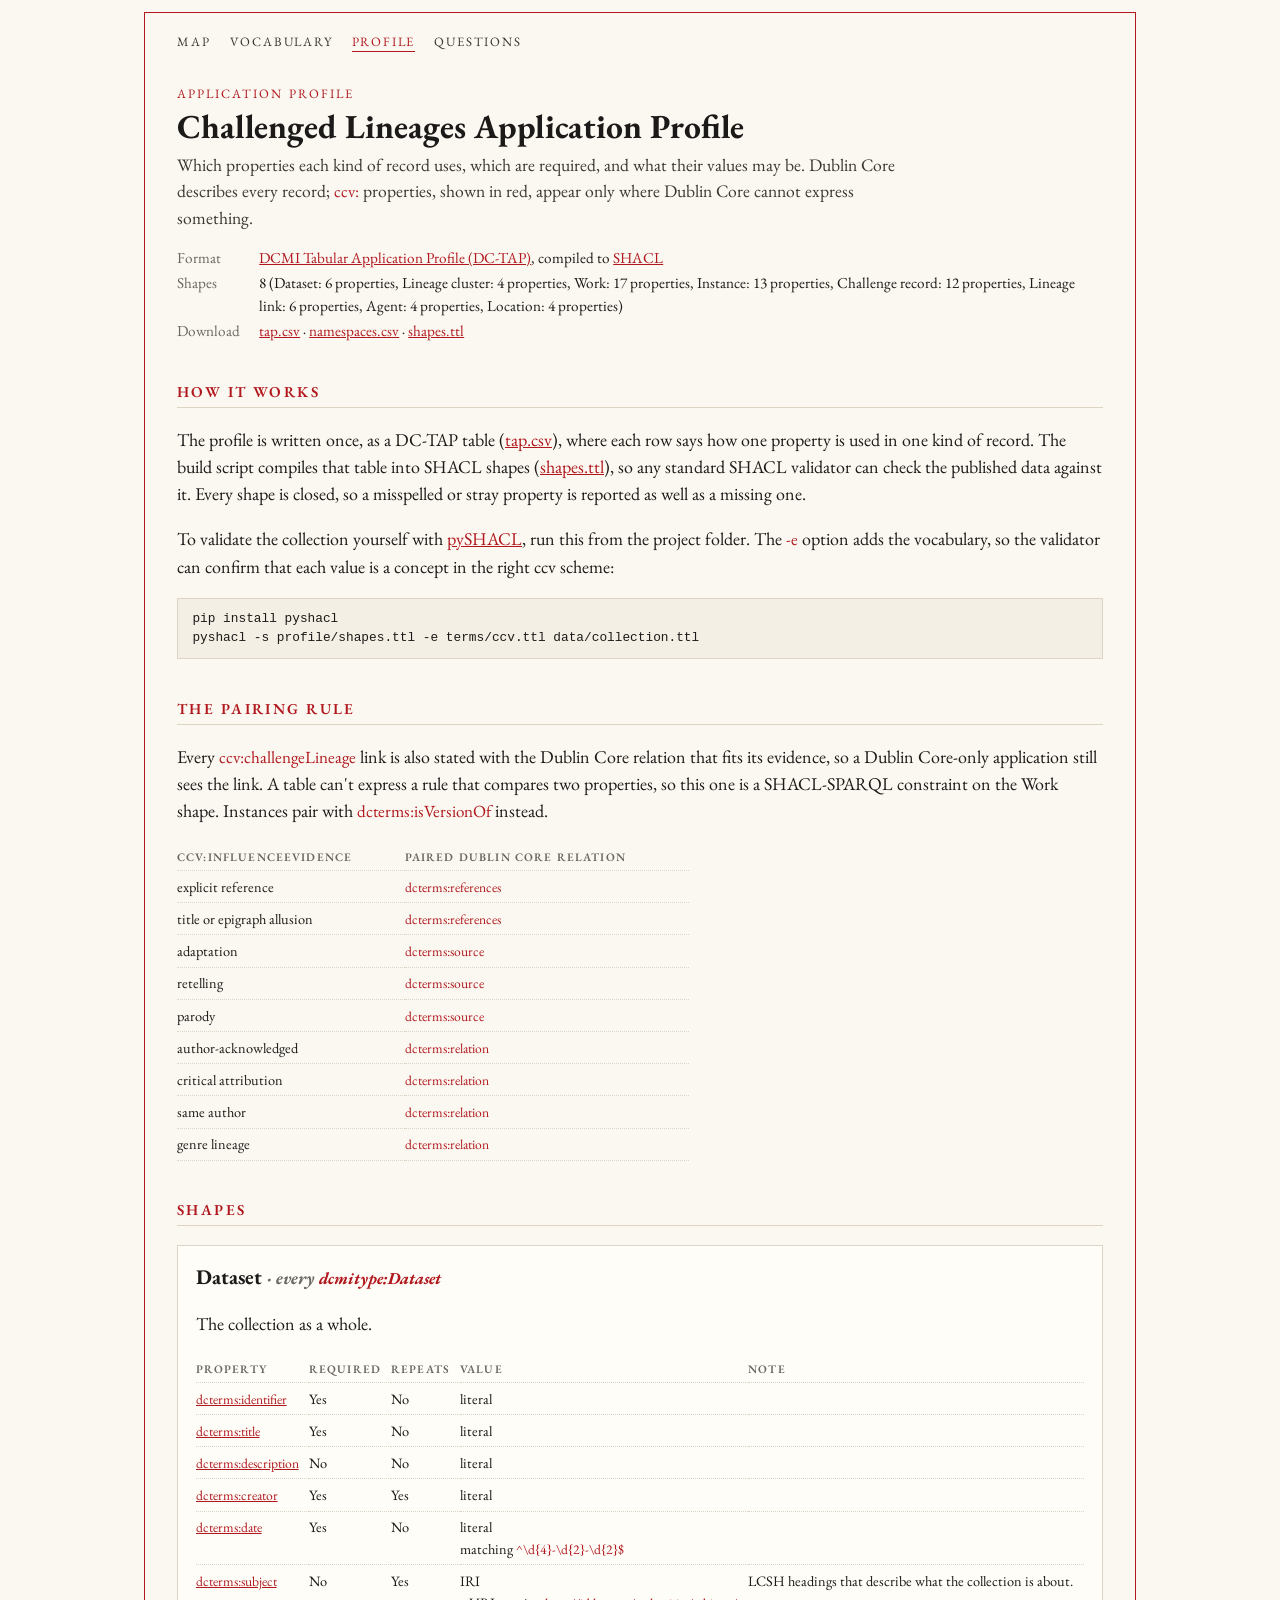
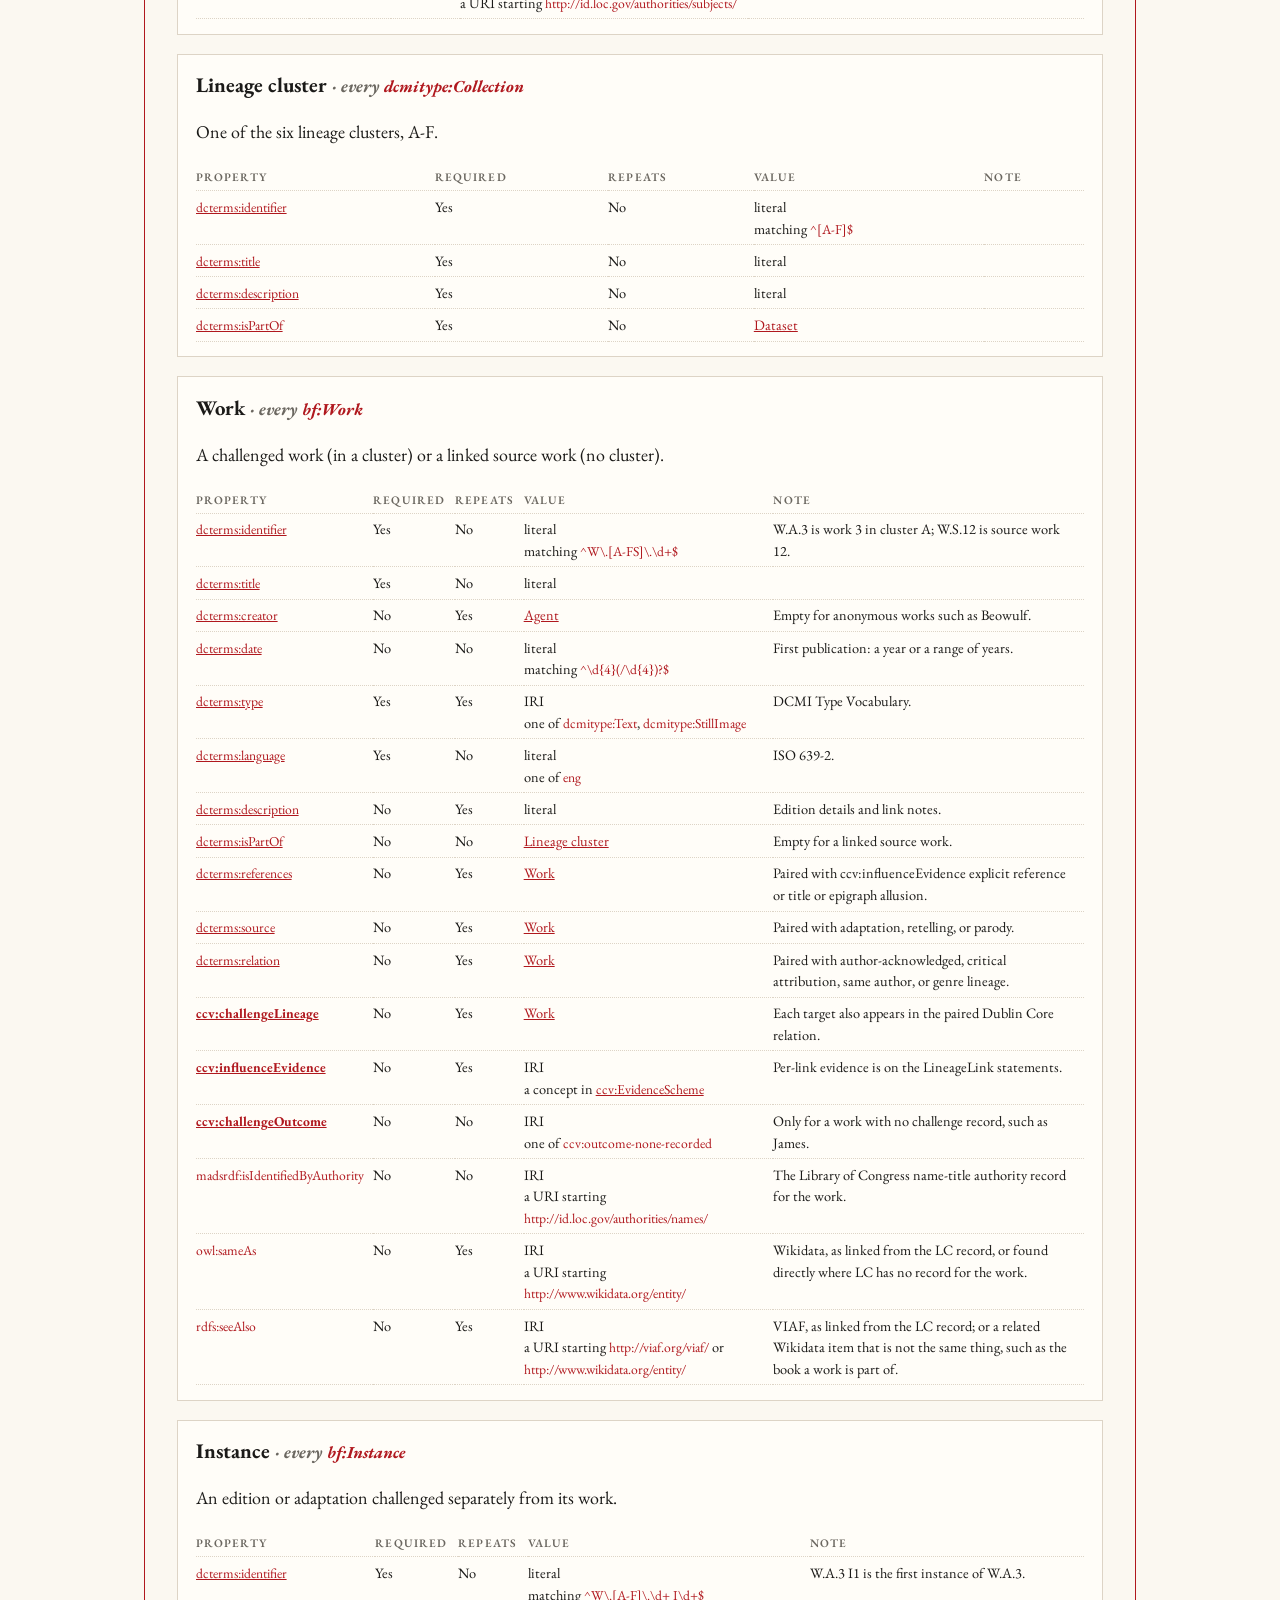
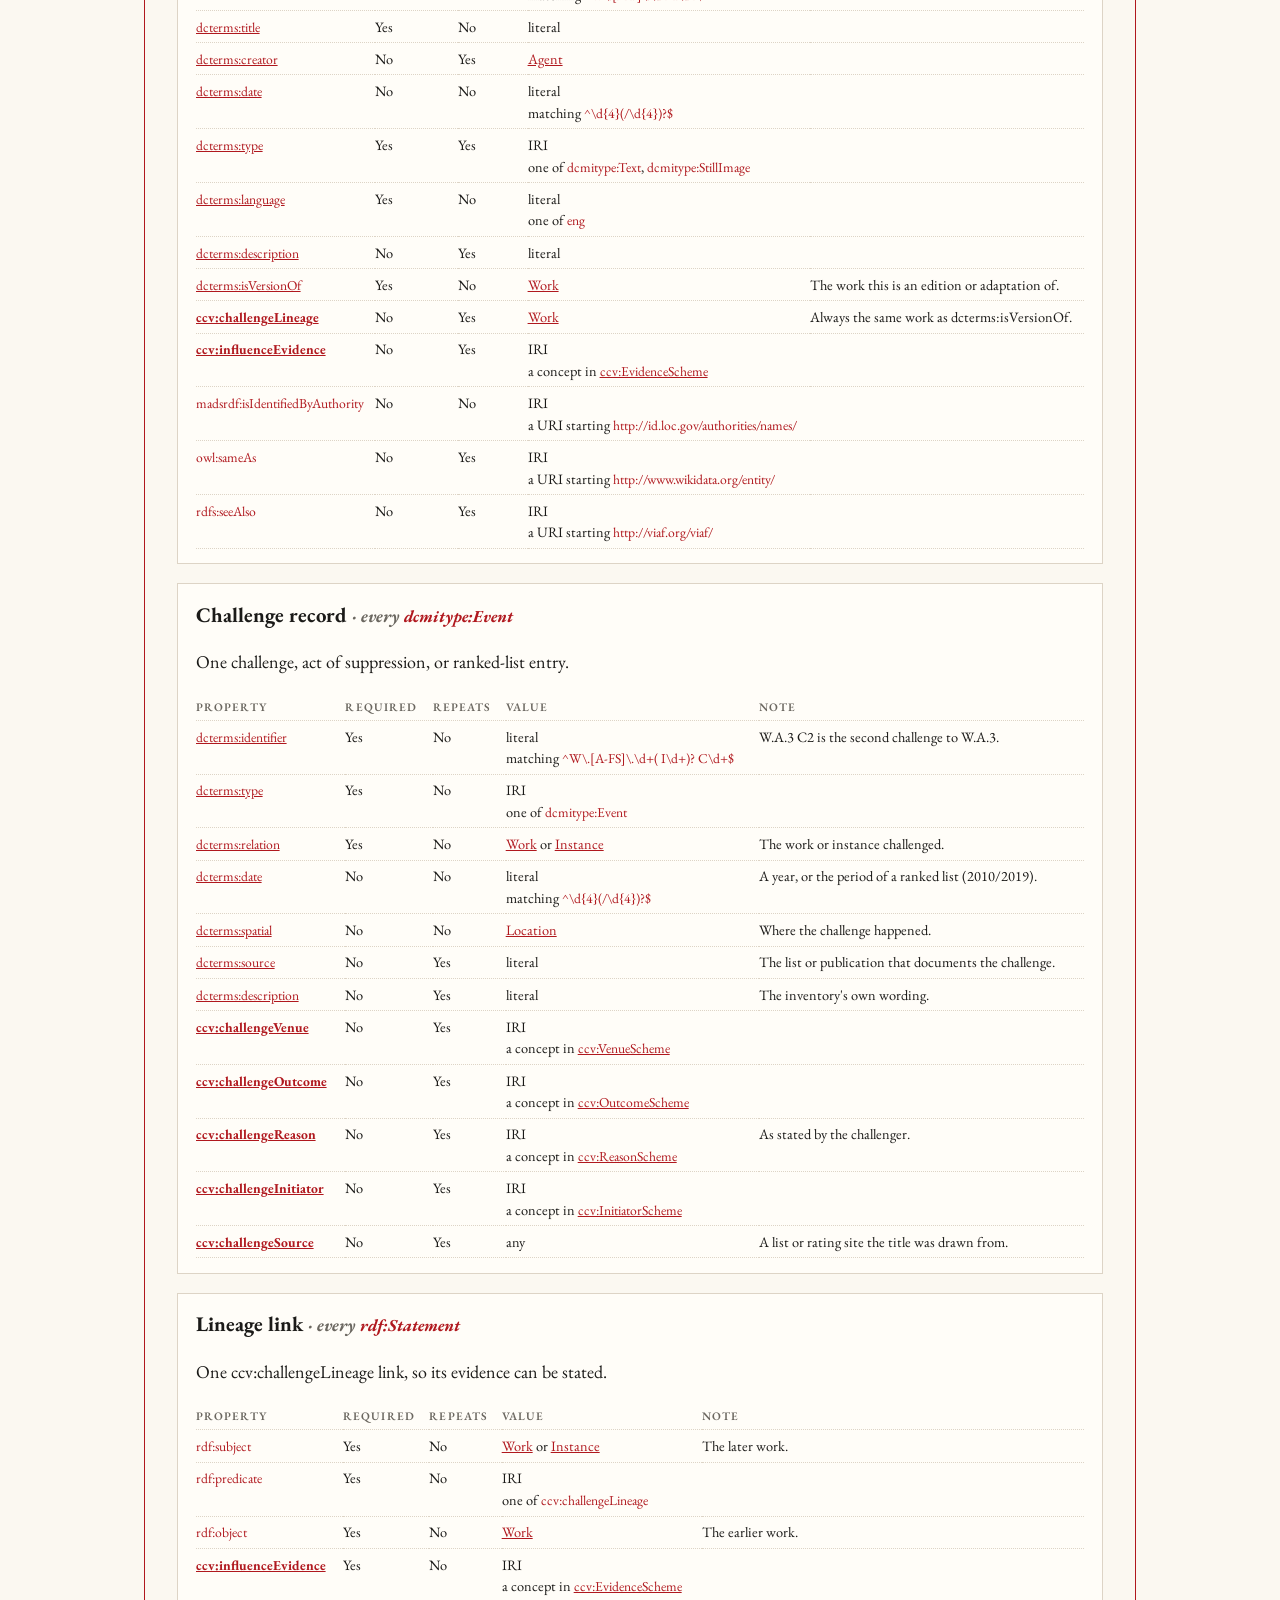
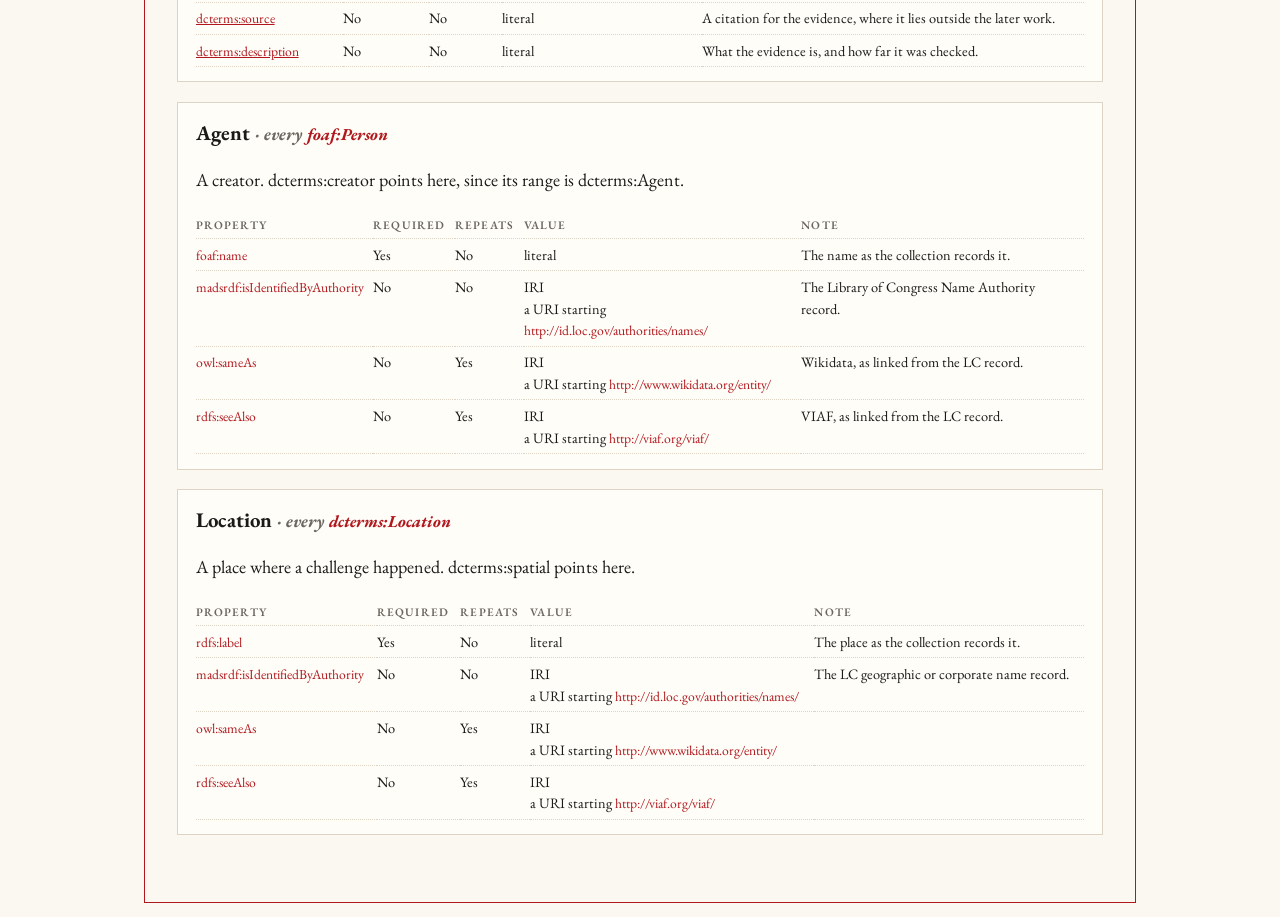
<file: profile/index.html>
<!doctype html>
<html lang="en">
<head>
  <meta charset="utf-8">
  <meta name="viewport" content="width=device-width, initial-scale=1">
  <title>Application Profile</title>
  <meta name="description" content="How Dublin Core and the ccv: vocabulary combine in each Challenged Lineages record, as a DC-TAP table and SHACL shapes.">
  <link rel="preconnect" href="https://fonts.googleapis.com">
  <link rel="preconnect" href="https://fonts.gstatic.com" crossorigin>
  <link rel="stylesheet" href="https://fonts.googleapis.com/css2?family=EB+Garamond:ital,wght@0,400;0,500;0,600;0,700;1,400&display=swap">
  <link rel="stylesheet" href="../css/doc.css">
  <link rel="icon" href="data:image/svg+xml,%3Csvg xmlns='http://www.w3.org/2000/svg' viewBox='0 0 32 32'%3E%3Crect width='32' height='32' fill='%23fbf8f1'/%3E%3Ctext x='16' y='24' font-family='Georgia,serif' font-size='22' font-weight='700' text-anchor='middle' fill='%23b0181e'%3ECL%3C/text%3E%3C/svg%3E">
</head>
<body>
<!-- Generated by scripts/build_data.py from profile/tap.csv. -->
<div class="page">
  <nav class="site-nav" aria-label="Project pages">
    <a href="../">Map</a> <a href="../terms/">Vocabulary</a> <a href="./" aria-current="page">Profile</a> <a href="../questions/">Questions</a>
  </nav>
  <header>
    <p class="eyebrow">Application profile</p>
    <h1>Challenged Lineages Application Profile</h1>
    <p class="lede">Which properties each kind of record uses, which are required, and what their values may be. Dublin Core describes every record; <code>ccv:</code> properties, shown in red, appear only where Dublin Core cannot express something.</p>
    <dl class="meta">
      <dt>Format</dt><dd><a href="https://www.dublincore.org/specifications/dctap/">DCMI Tabular Application Profile (DC-TAP)</a>, compiled to <a href="https://www.w3.org/TR/shacl/">SHACL</a></dd>
      <dt>Shapes</dt><dd>8 (Dataset: 6 properties, Lineage cluster: 4 properties, Work: 17 properties, Instance: 13 properties, Challenge record: 12 properties, Lineage link: 6 properties, Agent: 4 properties, Location: 4 properties)</dd>
      <dt>Download</dt><dd><a href="tap.csv">tap.csv</a> · <a href="namespaces.csv">namespaces.csv</a> · <a href="shapes.ttl">shapes.ttl</a></dd>
    </dl>
  </header>
  <main>
    <section class="intro">
      <h2>How it works</h2>
      <p>The profile is written once, as a DC-TAP table (<a href="tap.csv">tap.csv</a>), where each row says how one property is used in one kind of record. The build script compiles that table into SHACL shapes (<a href="shapes.ttl">shapes.ttl</a>), so any standard SHACL validator can check the published data against it. Every shape is closed, so a misspelled or stray property is reported as well as a missing one.</p>
      <p>To validate the collection yourself with <a href="https://github.com/RDFLib/pySHACL">pySHACL</a>, run this from the project folder. The <code>-e</code> option adds the vocabulary, so the validator can confirm that each value is a concept in the right ccv scheme:</p>
      <pre><code>pip install pyshacl
pyshacl -s profile/shapes.ttl -e terms/ccv.ttl data/collection.ttl</code></pre>
    </section>

    <section>
      <h2>The pairing rule</h2>
      <p>Every <code>ccv:challengeLineage</code> link is also stated with the Dublin Core relation that fits its evidence, so a Dublin Core-only application still sees the link. A table can't express a rule that compares two properties, so this one is a SHACL-SPARQL constraint on the Work shape. Instances pair with <code>dcterms:isVersionOf</code> instead.</p>
      <div class="table-wrap"><table class="profile-table pairing">
        <thead><tr><th scope="col">ccv:influenceEvidence</th><th scope="col">Paired Dublin Core relation</th></tr></thead>
        <tbody><tr><th scope="row">explicit reference</th><td><code>dcterms:references</code></td></tr><tr><th scope="row">title or epigraph allusion</th><td><code>dcterms:references</code></td></tr><tr><th scope="row">adaptation</th><td><code>dcterms:source</code></td></tr><tr><th scope="row">retelling</th><td><code>dcterms:source</code></td></tr><tr><th scope="row">parody</th><td><code>dcterms:source</code></td></tr><tr><th scope="row">author-acknowledged</th><td><code>dcterms:relation</code></td></tr><tr><th scope="row">critical attribution</th><td><code>dcterms:relation</code></td></tr><tr><th scope="row">same author</th><td><code>dcterms:relation</code></td></tr><tr><th scope="row">genre lineage</th><td><code>dcterms:relation</code></td></tr></tbody>
      </table></div>
    </section>

    <section>
      <h2>Shapes</h2>
      
      <section class="term" id="Dataset">
        <h3>Dataset <span class="hint">· every <code>dcmitype:Dataset</code></span></h3>
        <p>The collection as a whole.</p>
        <div class="table-wrap"><table class="profile-table">
          <thead><tr><th scope="col">Property</th><th scope="col">Required</th><th scope="col">Repeats</th><th scope="col">Value</th><th scope="col">Note</th></tr></thead>
          <tbody>
          <tr class="">
            <th scope="row"><a href="https://www.dublincore.org/specifications/dublin-core/dcmi-terms/terms/identifier/"><code>dcterms:identifier</code></a></th>
            <td>Yes</td>
            <td>No</td>
            <td>literal</td>
            <td></td>
          </tr>
          <tr class="">
            <th scope="row"><a href="https://www.dublincore.org/specifications/dublin-core/dcmi-terms/terms/title/"><code>dcterms:title</code></a></th>
            <td>Yes</td>
            <td>No</td>
            <td>literal</td>
            <td></td>
          </tr>
          <tr class="">
            <th scope="row"><a href="https://www.dublincore.org/specifications/dublin-core/dcmi-terms/terms/description/"><code>dcterms:description</code></a></th>
            <td>No</td>
            <td>No</td>
            <td>literal</td>
            <td></td>
          </tr>
          <tr class="">
            <th scope="row"><a href="https://www.dublincore.org/specifications/dublin-core/dcmi-terms/terms/creator/"><code>dcterms:creator</code></a></th>
            <td>Yes</td>
            <td>Yes</td>
            <td>literal</td>
            <td></td>
          </tr>
          <tr class="">
            <th scope="row"><a href="https://www.dublincore.org/specifications/dublin-core/dcmi-terms/terms/date/"><code>dcterms:date</code></a></th>
            <td>Yes</td>
            <td>No</td>
            <td>literal<br>matching <code>^\d{4}-\d{2}-\d{2}$</code></td>
            <td></td>
          </tr>
          <tr class="">
            <th scope="row"><a href="https://www.dublincore.org/specifications/dublin-core/dcmi-terms/terms/subject/"><code>dcterms:subject</code></a></th>
            <td>No</td>
            <td>Yes</td>
            <td>IRI<br>a URI starting <code>http://id.loc.gov/authorities/subjects/</code></td>
            <td>LCSH headings that describe what the collection is about.</td>
          </tr></tbody>
        </table></div>
      </section>
      <section class="term" id="Cluster">
        <h3>Lineage cluster <span class="hint">· every <code>dcmitype:Collection</code></span></h3>
        <p>One of the six lineage clusters, A-F.</p>
        <div class="table-wrap"><table class="profile-table">
          <thead><tr><th scope="col">Property</th><th scope="col">Required</th><th scope="col">Repeats</th><th scope="col">Value</th><th scope="col">Note</th></tr></thead>
          <tbody>
          <tr class="">
            <th scope="row"><a href="https://www.dublincore.org/specifications/dublin-core/dcmi-terms/terms/identifier/"><code>dcterms:identifier</code></a></th>
            <td>Yes</td>
            <td>No</td>
            <td>literal<br>matching <code>^[A-F]$</code></td>
            <td></td>
          </tr>
          <tr class="">
            <th scope="row"><a href="https://www.dublincore.org/specifications/dublin-core/dcmi-terms/terms/title/"><code>dcterms:title</code></a></th>
            <td>Yes</td>
            <td>No</td>
            <td>literal</td>
            <td></td>
          </tr>
          <tr class="">
            <th scope="row"><a href="https://www.dublincore.org/specifications/dublin-core/dcmi-terms/terms/description/"><code>dcterms:description</code></a></th>
            <td>Yes</td>
            <td>No</td>
            <td>literal</td>
            <td></td>
          </tr>
          <tr class="">
            <th scope="row"><a href="https://www.dublincore.org/specifications/dublin-core/dcmi-terms/terms/isPartOf/"><code>dcterms:isPartOf</code></a></th>
            <td>Yes</td>
            <td>No</td>
            <td><a href="#Dataset">Dataset</a></td>
            <td></td>
          </tr></tbody>
        </table></div>
      </section>
      <section class="term" id="Work">
        <h3>Work <span class="hint">· every <code>bf:Work</code></span></h3>
        <p>A challenged work (in a cluster) or a linked source work (no cluster).</p>
        <div class="table-wrap"><table class="profile-table">
          <thead><tr><th scope="col">Property</th><th scope="col">Required</th><th scope="col">Repeats</th><th scope="col">Value</th><th scope="col">Note</th></tr></thead>
          <tbody>
          <tr class="">
            <th scope="row"><a href="https://www.dublincore.org/specifications/dublin-core/dcmi-terms/terms/identifier/"><code>dcterms:identifier</code></a></th>
            <td>Yes</td>
            <td>No</td>
            <td>literal<br>matching <code>^W\.[A-FS]\.\d+$</code></td>
            <td>W.A.3 is work 3 in cluster A; W.S.12 is source work 12.</td>
          </tr>
          <tr class="">
            <th scope="row"><a href="https://www.dublincore.org/specifications/dublin-core/dcmi-terms/terms/title/"><code>dcterms:title</code></a></th>
            <td>Yes</td>
            <td>No</td>
            <td>literal</td>
            <td></td>
          </tr>
          <tr class="">
            <th scope="row"><a href="https://www.dublincore.org/specifications/dublin-core/dcmi-terms/terms/creator/"><code>dcterms:creator</code></a></th>
            <td>No</td>
            <td>Yes</td>
            <td><a href="#Agent">Agent</a></td>
            <td>Empty for anonymous works such as Beowulf.</td>
          </tr>
          <tr class="">
            <th scope="row"><a href="https://www.dublincore.org/specifications/dublin-core/dcmi-terms/terms/date/"><code>dcterms:date</code></a></th>
            <td>No</td>
            <td>No</td>
            <td>literal<br>matching <code>^\d{4}(/\d{4})?$</code></td>
            <td>First publication: a year or a range of years.</td>
          </tr>
          <tr class="">
            <th scope="row"><a href="https://www.dublincore.org/specifications/dublin-core/dcmi-terms/terms/type/"><code>dcterms:type</code></a></th>
            <td>Yes</td>
            <td>Yes</td>
            <td>IRI<br>one of <code>dcmitype:Text</code>, <code>dcmitype:StillImage</code></td>
            <td>DCMI Type Vocabulary.</td>
          </tr>
          <tr class="">
            <th scope="row"><a href="https://www.dublincore.org/specifications/dublin-core/dcmi-terms/terms/language/"><code>dcterms:language</code></a></th>
            <td>Yes</td>
            <td>No</td>
            <td>literal<br>one of <code>eng</code></td>
            <td>ISO 639-2.</td>
          </tr>
          <tr class="">
            <th scope="row"><a href="https://www.dublincore.org/specifications/dublin-core/dcmi-terms/terms/description/"><code>dcterms:description</code></a></th>
            <td>No</td>
            <td>Yes</td>
            <td>literal</td>
            <td>Edition details and link notes.</td>
          </tr>
          <tr class="">
            <th scope="row"><a href="https://www.dublincore.org/specifications/dublin-core/dcmi-terms/terms/isPartOf/"><code>dcterms:isPartOf</code></a></th>
            <td>No</td>
            <td>No</td>
            <td><a href="#Cluster">Lineage cluster</a></td>
            <td>Empty for a linked source work.</td>
          </tr>
          <tr class="">
            <th scope="row"><a href="https://www.dublincore.org/specifications/dublin-core/dcmi-terms/terms/references/"><code>dcterms:references</code></a></th>
            <td>No</td>
            <td>Yes</td>
            <td><a href="#Work">Work</a></td>
            <td>Paired with ccv:influenceEvidence explicit reference or title or epigraph allusion.</td>
          </tr>
          <tr class="">
            <th scope="row"><a href="https://www.dublincore.org/specifications/dublin-core/dcmi-terms/terms/source/"><code>dcterms:source</code></a></th>
            <td>No</td>
            <td>Yes</td>
            <td><a href="#Work">Work</a></td>
            <td>Paired with adaptation, retelling, or parody.</td>
          </tr>
          <tr class="">
            <th scope="row"><a href="https://www.dublincore.org/specifications/dublin-core/dcmi-terms/terms/relation/"><code>dcterms:relation</code></a></th>
            <td>No</td>
            <td>Yes</td>
            <td><a href="#Work">Work</a></td>
            <td>Paired with author-acknowledged, critical attribution, same author, or genre lineage.</td>
          </tr>
          <tr class="ccv">
            <th scope="row"><a href="../terms/#challengeLineage"><code>ccv:challengeLineage</code></a></th>
            <td>No</td>
            <td>Yes</td>
            <td><a href="#Work">Work</a></td>
            <td>Each target also appears in the paired Dublin Core relation.</td>
          </tr>
          <tr class="ccv">
            <th scope="row"><a href="../terms/#influenceEvidence"><code>ccv:influenceEvidence</code></a></th>
            <td>No</td>
            <td>Yes</td>
            <td>IRI<br>a concept in <a href="../terms/#EvidenceScheme"><code>ccv:EvidenceScheme</code></a></td>
            <td>Per-link evidence is on the LineageLink statements.</td>
          </tr>
          <tr class="ccv">
            <th scope="row"><a href="../terms/#challengeOutcome"><code>ccv:challengeOutcome</code></a></th>
            <td>No</td>
            <td>No</td>
            <td>IRI<br>one of <code>ccv:outcome-none-recorded</code></td>
            <td>Only for a work with no challenge record, such as James.</td>
          </tr>
          <tr class="">
            <th scope="row"><code>madsrdf:isIdentifiedByAuthority</code></th>
            <td>No</td>
            <td>No</td>
            <td>IRI<br>a URI starting <code>http://id.loc.gov/authorities/names/</code></td>
            <td>The Library of Congress name-title authority record for the work.</td>
          </tr>
          <tr class="">
            <th scope="row"><code>owl:sameAs</code></th>
            <td>No</td>
            <td>Yes</td>
            <td>IRI<br>a URI starting <code>http://www.wikidata.org/entity/</code></td>
            <td>Wikidata, as linked from the LC record, or found directly where LC has no record for the work.</td>
          </tr>
          <tr class="">
            <th scope="row"><code>rdfs:seeAlso</code></th>
            <td>No</td>
            <td>Yes</td>
            <td>IRI<br>a URI starting <code>http://viaf.org/viaf/</code> or <code>http://www.wikidata.org/entity/</code></td>
            <td>VIAF, as linked from the LC record; or a related Wikidata item that is not the same thing, such as the book a work is part of.</td>
          </tr></tbody>
        </table></div>
      </section>
      <section class="term" id="Instance">
        <h3>Instance <span class="hint">· every <code>bf:Instance</code></span></h3>
        <p>An edition or adaptation challenged separately from its work.</p>
        <div class="table-wrap"><table class="profile-table">
          <thead><tr><th scope="col">Property</th><th scope="col">Required</th><th scope="col">Repeats</th><th scope="col">Value</th><th scope="col">Note</th></tr></thead>
          <tbody>
          <tr class="">
            <th scope="row"><a href="https://www.dublincore.org/specifications/dublin-core/dcmi-terms/terms/identifier/"><code>dcterms:identifier</code></a></th>
            <td>Yes</td>
            <td>No</td>
            <td>literal<br>matching <code>^W\.[A-F]\.\d+ I\d+$</code></td>
            <td>W.A.3 I1 is the first instance of W.A.3.</td>
          </tr>
          <tr class="">
            <th scope="row"><a href="https://www.dublincore.org/specifications/dublin-core/dcmi-terms/terms/title/"><code>dcterms:title</code></a></th>
            <td>Yes</td>
            <td>No</td>
            <td>literal</td>
            <td></td>
          </tr>
          <tr class="">
            <th scope="row"><a href="https://www.dublincore.org/specifications/dublin-core/dcmi-terms/terms/creator/"><code>dcterms:creator</code></a></th>
            <td>No</td>
            <td>Yes</td>
            <td><a href="#Agent">Agent</a></td>
            <td></td>
          </tr>
          <tr class="">
            <th scope="row"><a href="https://www.dublincore.org/specifications/dublin-core/dcmi-terms/terms/date/"><code>dcterms:date</code></a></th>
            <td>No</td>
            <td>No</td>
            <td>literal<br>matching <code>^\d{4}(/\d{4})?$</code></td>
            <td></td>
          </tr>
          <tr class="">
            <th scope="row"><a href="https://www.dublincore.org/specifications/dublin-core/dcmi-terms/terms/type/"><code>dcterms:type</code></a></th>
            <td>Yes</td>
            <td>Yes</td>
            <td>IRI<br>one of <code>dcmitype:Text</code>, <code>dcmitype:StillImage</code></td>
            <td></td>
          </tr>
          <tr class="">
            <th scope="row"><a href="https://www.dublincore.org/specifications/dublin-core/dcmi-terms/terms/language/"><code>dcterms:language</code></a></th>
            <td>Yes</td>
            <td>No</td>
            <td>literal<br>one of <code>eng</code></td>
            <td></td>
          </tr>
          <tr class="">
            <th scope="row"><a href="https://www.dublincore.org/specifications/dublin-core/dcmi-terms/terms/description/"><code>dcterms:description</code></a></th>
            <td>No</td>
            <td>Yes</td>
            <td>literal</td>
            <td></td>
          </tr>
          <tr class="">
            <th scope="row"><a href="https://www.dublincore.org/specifications/dublin-core/dcmi-terms/terms/isVersionOf/"><code>dcterms:isVersionOf</code></a></th>
            <td>Yes</td>
            <td>No</td>
            <td><a href="#Work">Work</a></td>
            <td>The work this is an edition or adaptation of.</td>
          </tr>
          <tr class="ccv">
            <th scope="row"><a href="../terms/#challengeLineage"><code>ccv:challengeLineage</code></a></th>
            <td>No</td>
            <td>Yes</td>
            <td><a href="#Work">Work</a></td>
            <td>Always the same work as dcterms:isVersionOf.</td>
          </tr>
          <tr class="ccv">
            <th scope="row"><a href="../terms/#influenceEvidence"><code>ccv:influenceEvidence</code></a></th>
            <td>No</td>
            <td>Yes</td>
            <td>IRI<br>a concept in <a href="../terms/#EvidenceScheme"><code>ccv:EvidenceScheme</code></a></td>
            <td></td>
          </tr>
          <tr class="">
            <th scope="row"><code>madsrdf:isIdentifiedByAuthority</code></th>
            <td>No</td>
            <td>No</td>
            <td>IRI<br>a URI starting <code>http://id.loc.gov/authorities/names/</code></td>
            <td></td>
          </tr>
          <tr class="">
            <th scope="row"><code>owl:sameAs</code></th>
            <td>No</td>
            <td>Yes</td>
            <td>IRI<br>a URI starting <code>http://www.wikidata.org/entity/</code></td>
            <td></td>
          </tr>
          <tr class="">
            <th scope="row"><code>rdfs:seeAlso</code></th>
            <td>No</td>
            <td>Yes</td>
            <td>IRI<br>a URI starting <code>http://viaf.org/viaf/</code></td>
            <td></td>
          </tr></tbody>
        </table></div>
      </section>
      <section class="term" id="Challenge">
        <h3>Challenge record <span class="hint">· every <code>dcmitype:Event</code></span></h3>
        <p>One challenge, act of suppression, or ranked-list entry.</p>
        <div class="table-wrap"><table class="profile-table">
          <thead><tr><th scope="col">Property</th><th scope="col">Required</th><th scope="col">Repeats</th><th scope="col">Value</th><th scope="col">Note</th></tr></thead>
          <tbody>
          <tr class="">
            <th scope="row"><a href="https://www.dublincore.org/specifications/dublin-core/dcmi-terms/terms/identifier/"><code>dcterms:identifier</code></a></th>
            <td>Yes</td>
            <td>No</td>
            <td>literal<br>matching <code>^W\.[A-FS]\.\d+( I\d+)? C\d+$</code></td>
            <td>W.A.3 C2 is the second challenge to W.A.3.</td>
          </tr>
          <tr class="">
            <th scope="row"><a href="https://www.dublincore.org/specifications/dublin-core/dcmi-terms/terms/type/"><code>dcterms:type</code></a></th>
            <td>Yes</td>
            <td>No</td>
            <td>IRI<br>one of <code>dcmitype:Event</code></td>
            <td></td>
          </tr>
          <tr class="">
            <th scope="row"><a href="https://www.dublincore.org/specifications/dublin-core/dcmi-terms/terms/relation/"><code>dcterms:relation</code></a></th>
            <td>Yes</td>
            <td>No</td>
            <td><a href="#Work">Work</a> or <a href="#Instance">Instance</a></td>
            <td>The work or instance challenged.</td>
          </tr>
          <tr class="">
            <th scope="row"><a href="https://www.dublincore.org/specifications/dublin-core/dcmi-terms/terms/date/"><code>dcterms:date</code></a></th>
            <td>No</td>
            <td>No</td>
            <td>literal<br>matching <code>^\d{4}(/\d{4})?$</code></td>
            <td>A year, or the period of a ranked list (2010/2019).</td>
          </tr>
          <tr class="">
            <th scope="row"><a href="https://www.dublincore.org/specifications/dublin-core/dcmi-terms/terms/spatial/"><code>dcterms:spatial</code></a></th>
            <td>No</td>
            <td>No</td>
            <td><a href="#Location">Location</a></td>
            <td>Where the challenge happened.</td>
          </tr>
          <tr class="">
            <th scope="row"><a href="https://www.dublincore.org/specifications/dublin-core/dcmi-terms/terms/source/"><code>dcterms:source</code></a></th>
            <td>No</td>
            <td>Yes</td>
            <td>literal</td>
            <td>The list or publication that documents the challenge.</td>
          </tr>
          <tr class="">
            <th scope="row"><a href="https://www.dublincore.org/specifications/dublin-core/dcmi-terms/terms/description/"><code>dcterms:description</code></a></th>
            <td>No</td>
            <td>Yes</td>
            <td>literal</td>
            <td>The inventory&#x27;s own wording.</td>
          </tr>
          <tr class="ccv">
            <th scope="row"><a href="../terms/#challengeVenue"><code>ccv:challengeVenue</code></a></th>
            <td>No</td>
            <td>Yes</td>
            <td>IRI<br>a concept in <a href="../terms/#VenueScheme"><code>ccv:VenueScheme</code></a></td>
            <td></td>
          </tr>
          <tr class="ccv">
            <th scope="row"><a href="../terms/#challengeOutcome"><code>ccv:challengeOutcome</code></a></th>
            <td>No</td>
            <td>Yes</td>
            <td>IRI<br>a concept in <a href="../terms/#OutcomeScheme"><code>ccv:OutcomeScheme</code></a></td>
            <td></td>
          </tr>
          <tr class="ccv">
            <th scope="row"><a href="../terms/#challengeReason"><code>ccv:challengeReason</code></a></th>
            <td>No</td>
            <td>Yes</td>
            <td>IRI<br>a concept in <a href="../terms/#ReasonScheme"><code>ccv:ReasonScheme</code></a></td>
            <td>As stated by the challenger.</td>
          </tr>
          <tr class="ccv">
            <th scope="row"><a href="../terms/#challengeInitiator"><code>ccv:challengeInitiator</code></a></th>
            <td>No</td>
            <td>Yes</td>
            <td>IRI<br>a concept in <a href="../terms/#InitiatorScheme"><code>ccv:InitiatorScheme</code></a></td>
            <td></td>
          </tr>
          <tr class="ccv">
            <th scope="row"><a href="../terms/#challengeSource"><code>ccv:challengeSource</code></a></th>
            <td>No</td>
            <td>Yes</td>
            <td>any</td>
            <td>A list or rating site the title was drawn from.</td>
          </tr></tbody>
        </table></div>
      </section>
      <section class="term" id="LineageLink">
        <h3>Lineage link <span class="hint">· every <code>rdf:Statement</code></span></h3>
        <p>One ccv:challengeLineage link, so its evidence can be stated.</p>
        <div class="table-wrap"><table class="profile-table">
          <thead><tr><th scope="col">Property</th><th scope="col">Required</th><th scope="col">Repeats</th><th scope="col">Value</th><th scope="col">Note</th></tr></thead>
          <tbody>
          <tr class="">
            <th scope="row"><code>rdf:subject</code></th>
            <td>Yes</td>
            <td>No</td>
            <td><a href="#Work">Work</a> or <a href="#Instance">Instance</a></td>
            <td>The later work.</td>
          </tr>
          <tr class="">
            <th scope="row"><code>rdf:predicate</code></th>
            <td>Yes</td>
            <td>No</td>
            <td>IRI<br>one of <code>ccv:challengeLineage</code></td>
            <td></td>
          </tr>
          <tr class="">
            <th scope="row"><code>rdf:object</code></th>
            <td>Yes</td>
            <td>No</td>
            <td><a href="#Work">Work</a></td>
            <td>The earlier work.</td>
          </tr>
          <tr class="ccv">
            <th scope="row"><a href="../terms/#influenceEvidence"><code>ccv:influenceEvidence</code></a></th>
            <td>Yes</td>
            <td>No</td>
            <td>IRI<br>a concept in <a href="../terms/#EvidenceScheme"><code>ccv:EvidenceScheme</code></a></td>
            <td></td>
          </tr>
          <tr class="">
            <th scope="row"><a href="https://www.dublincore.org/specifications/dublin-core/dcmi-terms/terms/source/"><code>dcterms:source</code></a></th>
            <td>No</td>
            <td>No</td>
            <td>literal</td>
            <td>A citation for the evidence, where it lies outside the later work.</td>
          </tr>
          <tr class="">
            <th scope="row"><a href="https://www.dublincore.org/specifications/dublin-core/dcmi-terms/terms/description/"><code>dcterms:description</code></a></th>
            <td>No</td>
            <td>No</td>
            <td>literal</td>
            <td>What the evidence is, and how far it was checked.</td>
          </tr></tbody>
        </table></div>
      </section>
      <section class="term" id="Agent">
        <h3>Agent <span class="hint">· every <code>foaf:Person</code></span></h3>
        <p>A creator. dcterms:creator points here, since its range is dcterms:Agent.</p>
        <div class="table-wrap"><table class="profile-table">
          <thead><tr><th scope="col">Property</th><th scope="col">Required</th><th scope="col">Repeats</th><th scope="col">Value</th><th scope="col">Note</th></tr></thead>
          <tbody>
          <tr class="">
            <th scope="row"><code>foaf:name</code></th>
            <td>Yes</td>
            <td>No</td>
            <td>literal</td>
            <td>The name as the collection records it.</td>
          </tr>
          <tr class="">
            <th scope="row"><code>madsrdf:isIdentifiedByAuthority</code></th>
            <td>No</td>
            <td>No</td>
            <td>IRI<br>a URI starting <code>http://id.loc.gov/authorities/names/</code></td>
            <td>The Library of Congress Name Authority record.</td>
          </tr>
          <tr class="">
            <th scope="row"><code>owl:sameAs</code></th>
            <td>No</td>
            <td>Yes</td>
            <td>IRI<br>a URI starting <code>http://www.wikidata.org/entity/</code></td>
            <td>Wikidata, as linked from the LC record.</td>
          </tr>
          <tr class="">
            <th scope="row"><code>rdfs:seeAlso</code></th>
            <td>No</td>
            <td>Yes</td>
            <td>IRI<br>a URI starting <code>http://viaf.org/viaf/</code></td>
            <td>VIAF, as linked from the LC record.</td>
          </tr></tbody>
        </table></div>
      </section>
      <section class="term" id="Location">
        <h3>Location <span class="hint">· every <code>dcterms:Location</code></span></h3>
        <p>A place where a challenge happened. dcterms:spatial points here.</p>
        <div class="table-wrap"><table class="profile-table">
          <thead><tr><th scope="col">Property</th><th scope="col">Required</th><th scope="col">Repeats</th><th scope="col">Value</th><th scope="col">Note</th></tr></thead>
          <tbody>
          <tr class="">
            <th scope="row"><code>rdfs:label</code></th>
            <td>Yes</td>
            <td>No</td>
            <td>literal</td>
            <td>The place as the collection records it.</td>
          </tr>
          <tr class="">
            <th scope="row"><code>madsrdf:isIdentifiedByAuthority</code></th>
            <td>No</td>
            <td>No</td>
            <td>IRI<br>a URI starting <code>http://id.loc.gov/authorities/names/</code></td>
            <td>The LC geographic or corporate name record.</td>
          </tr>
          <tr class="">
            <th scope="row"><code>owl:sameAs</code></th>
            <td>No</td>
            <td>Yes</td>
            <td>IRI<br>a URI starting <code>http://www.wikidata.org/entity/</code></td>
            <td></td>
          </tr>
          <tr class="">
            <th scope="row"><code>rdfs:seeAlso</code></th>
            <td>No</td>
            <td>Yes</td>
            <td>IRI<br>a URI starting <code>http://viaf.org/viaf/</code></td>
            <td></td>
          </tr></tbody>
        </table></div>
      </section>
    </section>
  </main>
</div>
</body>
</html>
</file>
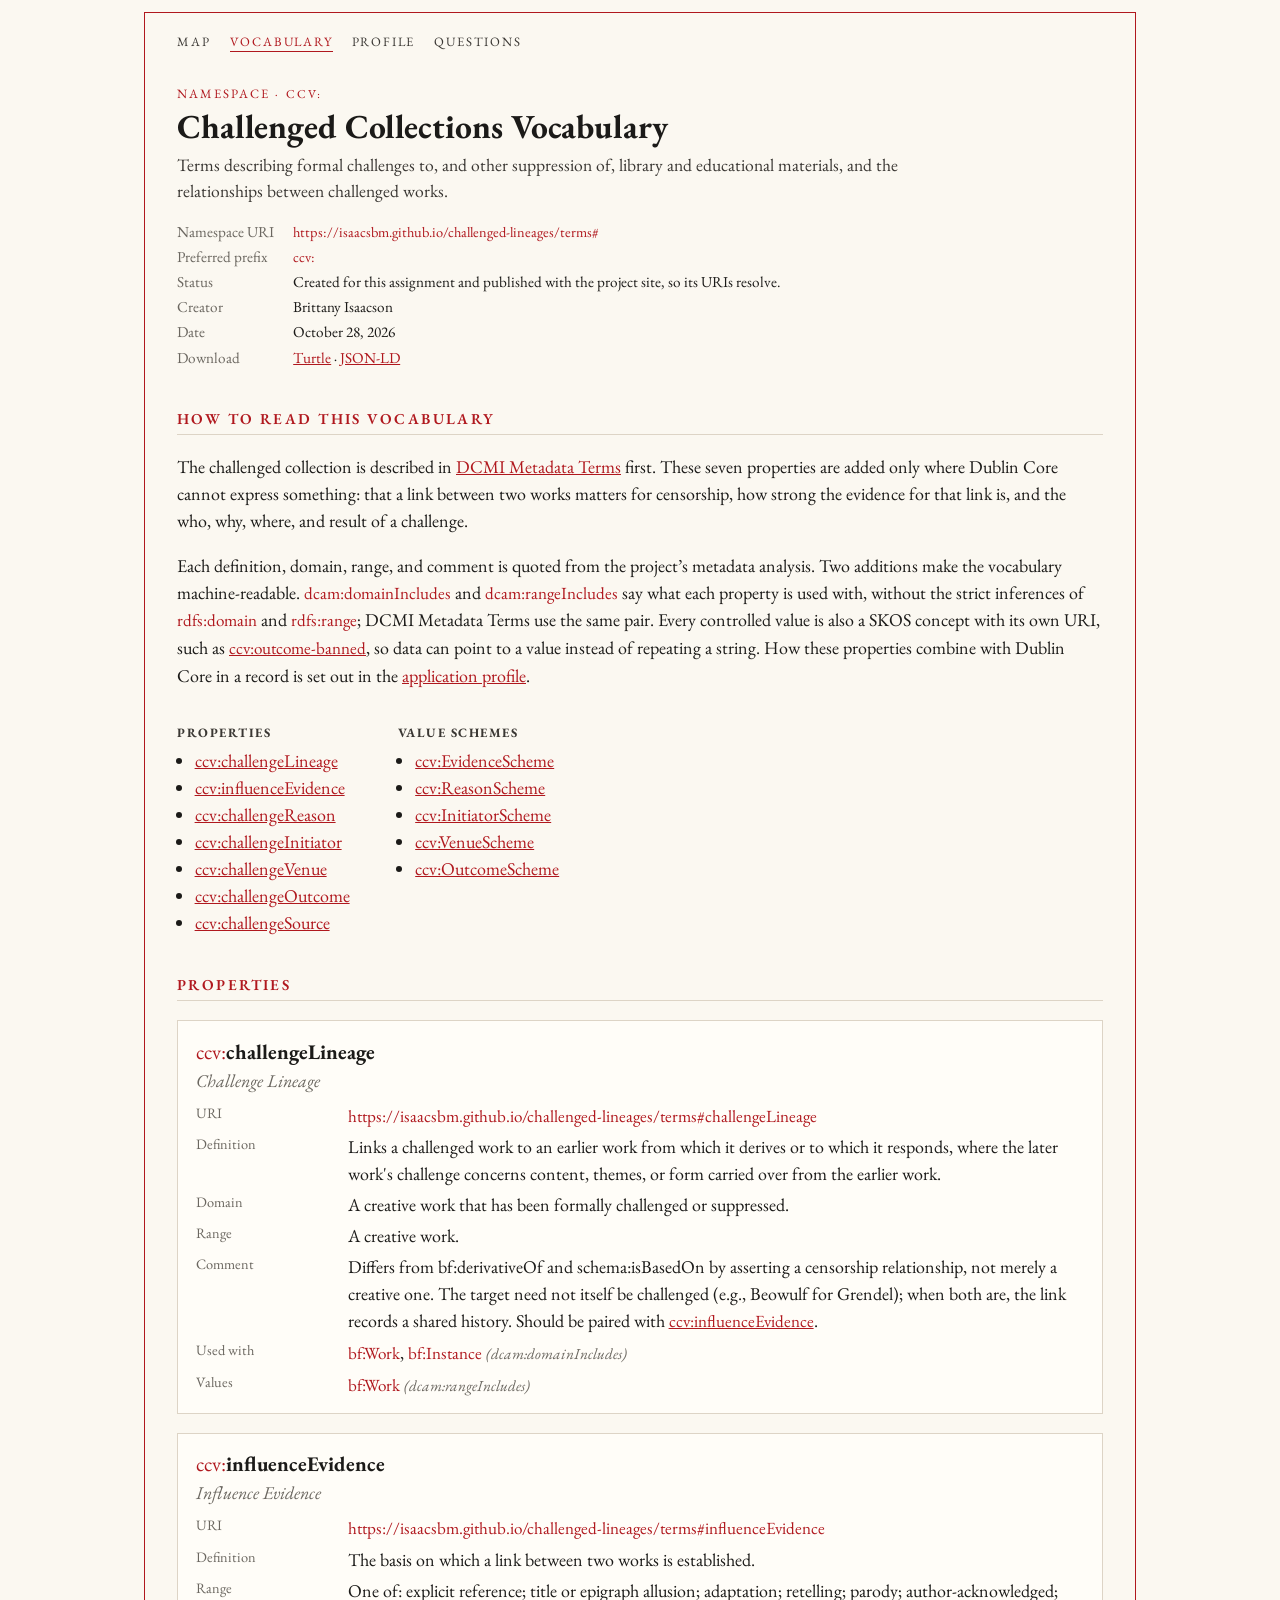
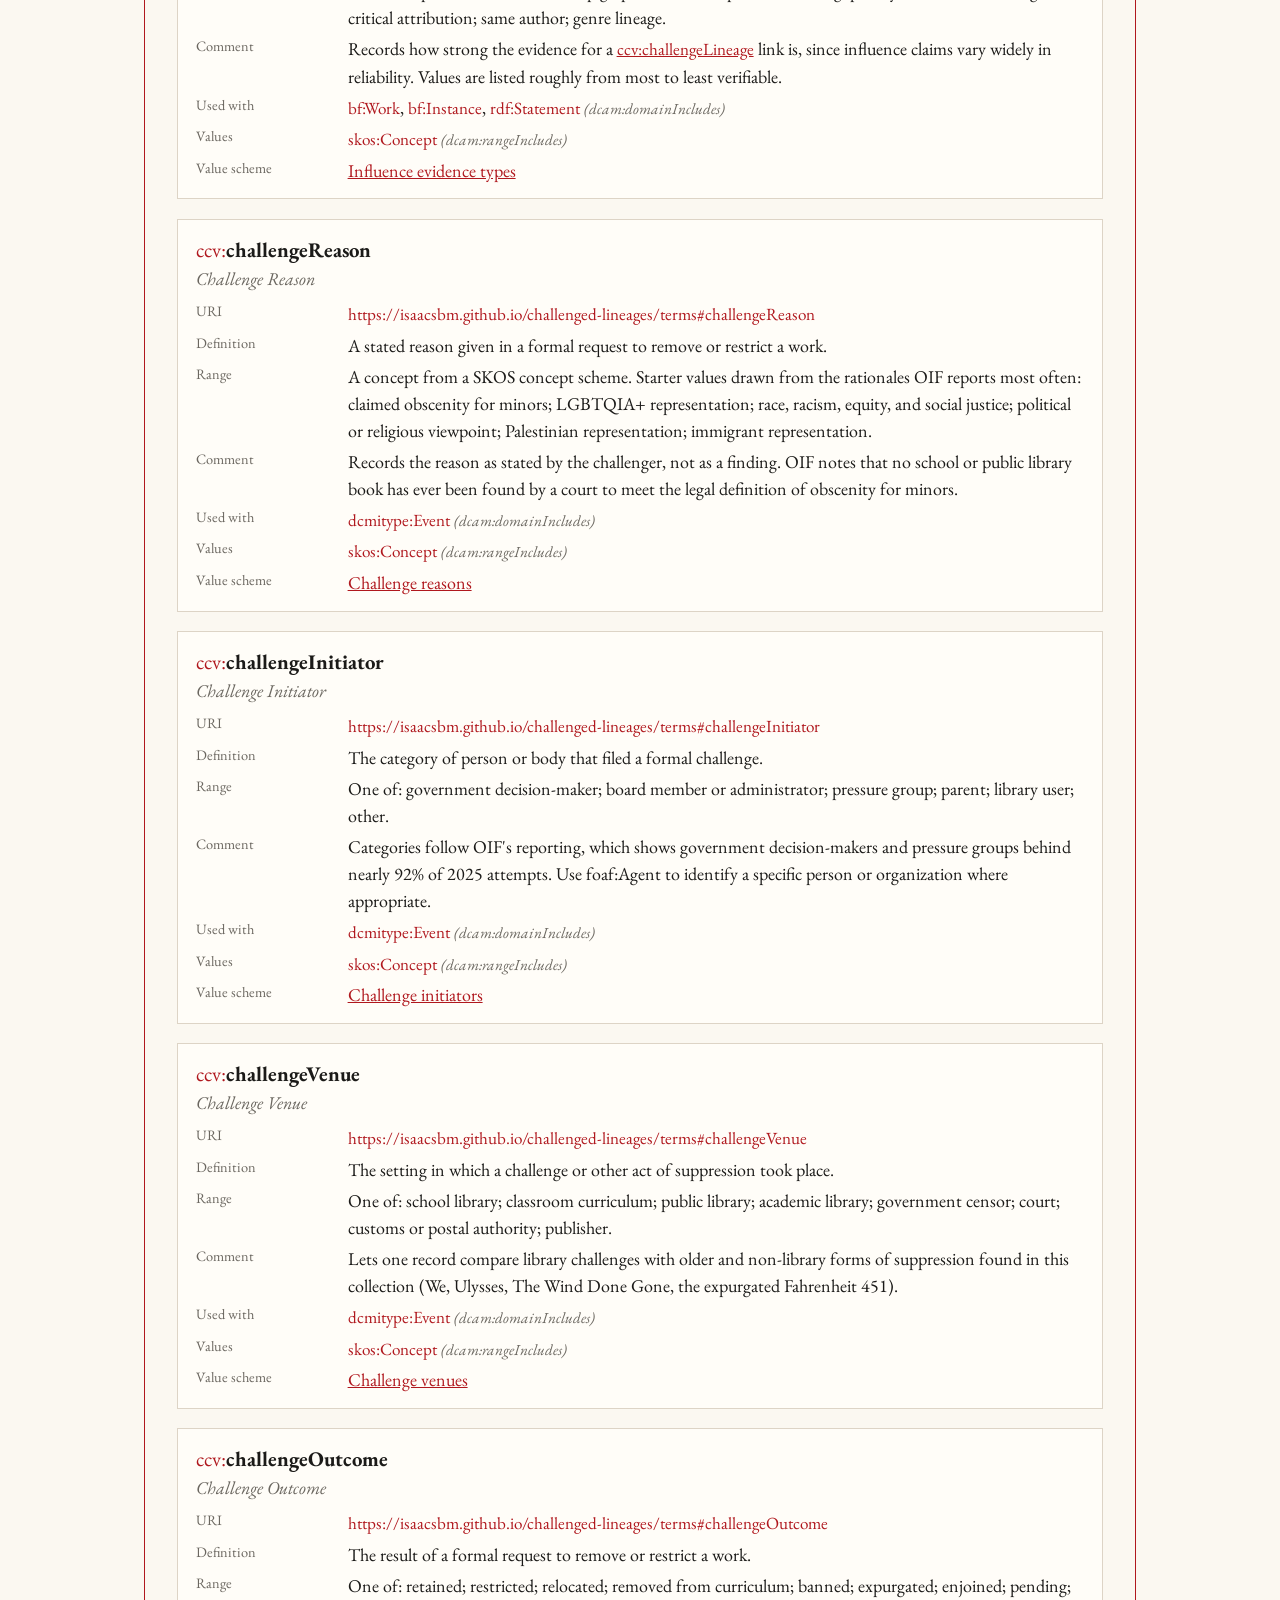
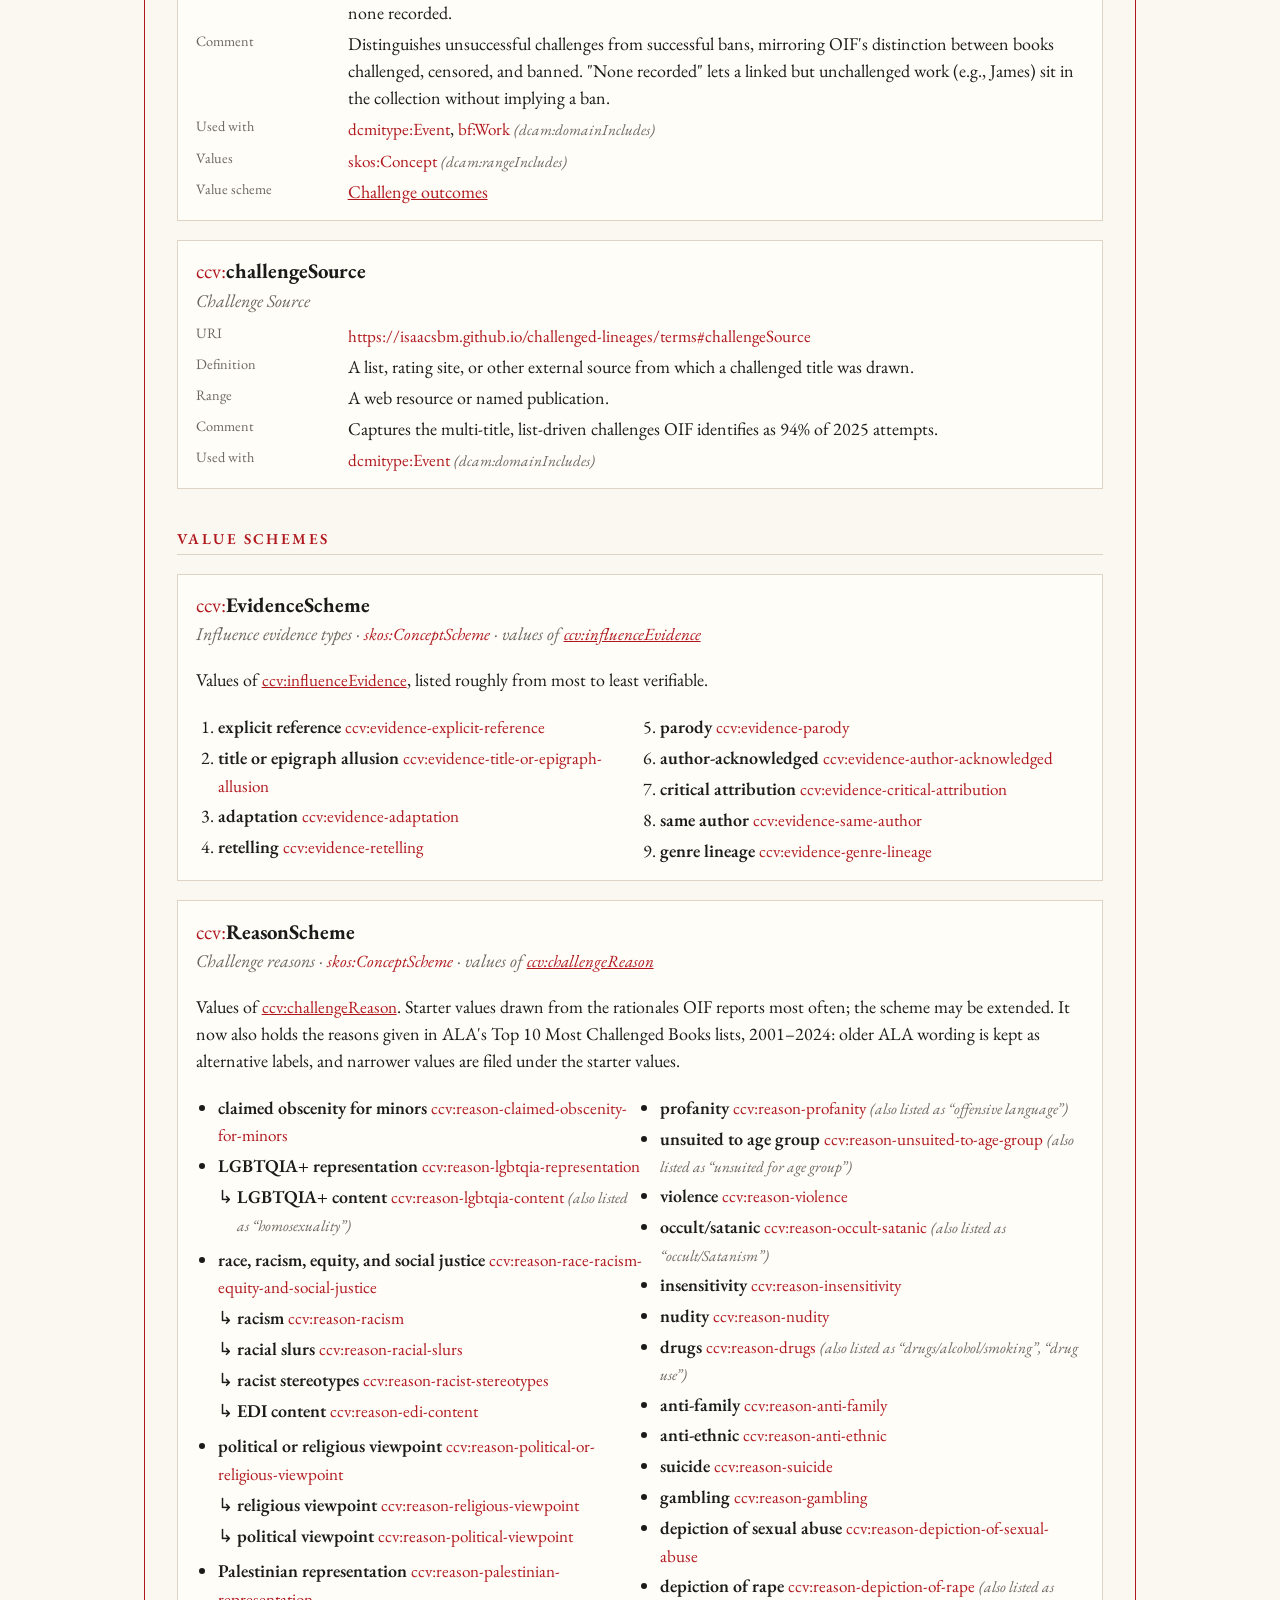
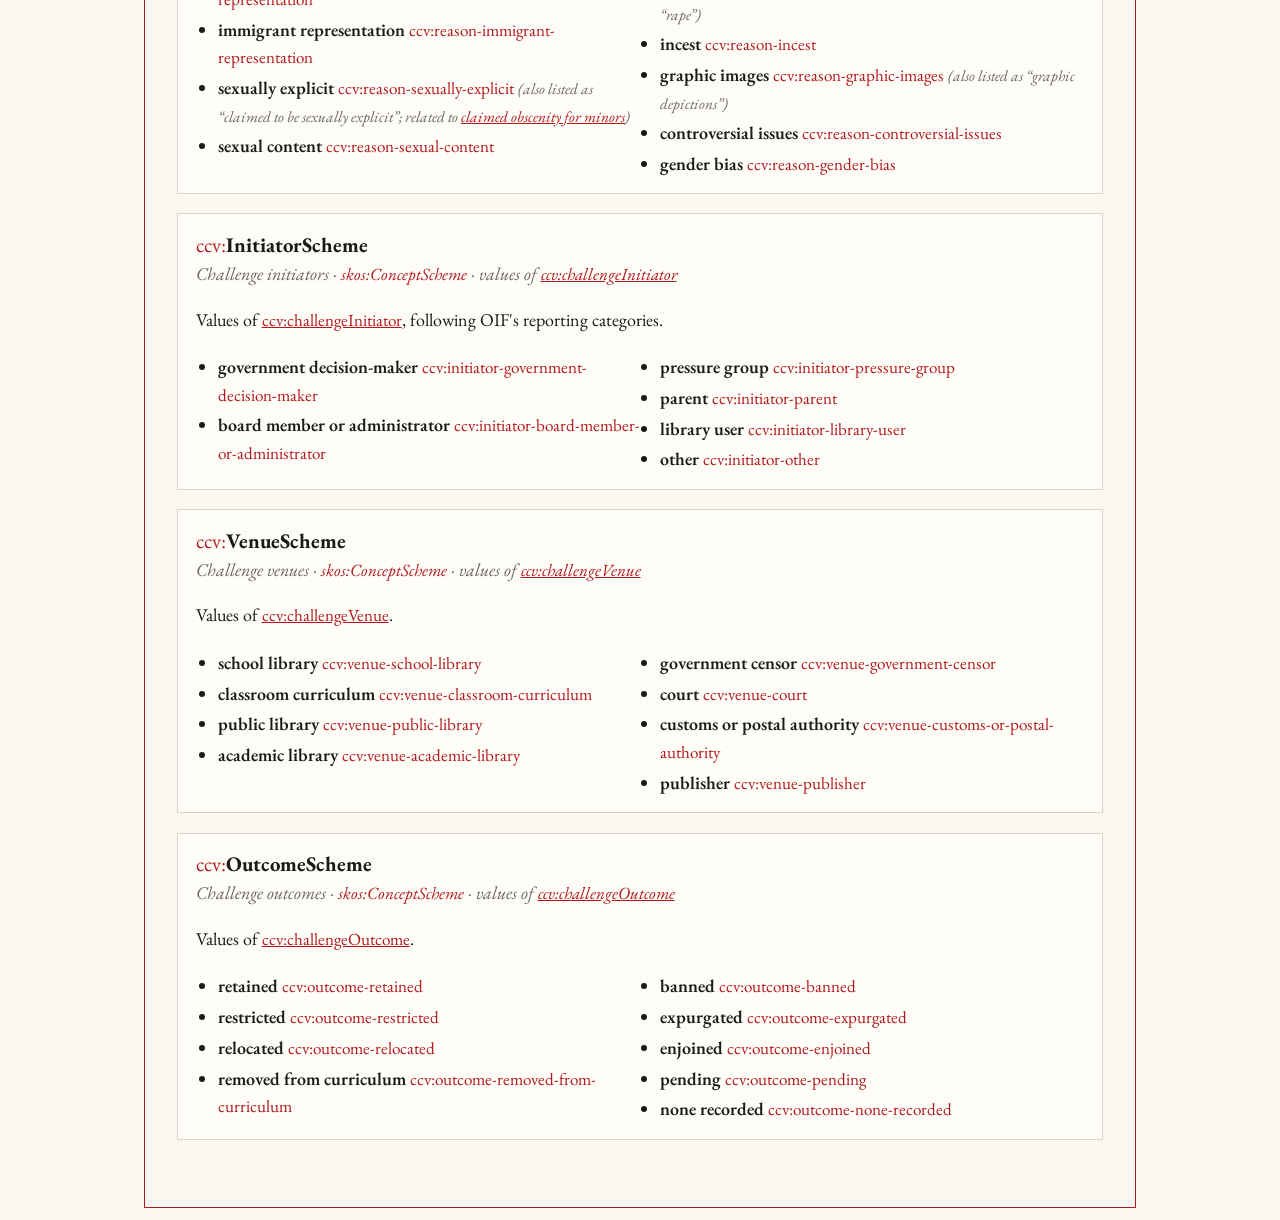
<file: terms/index.html>
<!doctype html>
<html lang="en">
<head>
  <meta charset="utf-8">
  <meta name="viewport" content="width=device-width, initial-scale=1">
  <title>Challenged Collections Vocabulary</title>
  <meta name="description" content="The ccv: namespace: terms for challenges to library and educational materials and the links between challenged works.">
  <link rel="alternate" type="text/turtle" href="ccv.ttl">
  <link rel="alternate" type="application/ld+json" href="ccv.jsonld">
  <link rel="preconnect" href="https://fonts.googleapis.com">
  <link rel="preconnect" href="https://fonts.gstatic.com" crossorigin>
  <link rel="stylesheet" href="https://fonts.googleapis.com/css2?family=EB+Garamond:ital,wght@0,400;0,500;0,600;0,700;1,400&display=swap">
  <link rel="stylesheet" href="../css/doc.css">
  <link rel="icon" href="data:image/svg+xml,%3Csvg xmlns='http://www.w3.org/2000/svg' viewBox='0 0 32 32'%3E%3Crect width='32' height='32' fill='%23fbf8f1'/%3E%3Ctext x='16' y='24' font-family='Georgia,serif' font-size='22' font-weight='700' text-anchor='middle' fill='%23b0181e'%3ECL%3C/text%3E%3C/svg%3E">
</head>
<body>
<!-- Generated by scripts/build_data.py from data/ccv-terms.csv and data/ccv-concepts.csv. -->
<div class="page">
  <nav class="site-nav" aria-label="Project pages">
    <a href="../">Map</a> <a href="./" aria-current="page">Vocabulary</a> <a href="../profile/">Profile</a> <a href="../questions/">Questions</a>
  </nav>
  <header>
    <p class="eyebrow">Namespace · <code>ccv:</code></p>
    <h1>Challenged Collections Vocabulary</h1>
    <p class="lede">Terms describing formal challenges to, and other suppression of, library and educational materials, and the relationships between challenged works.</p>
    <dl class="meta">
      <dt>Namespace URI</dt><dd><code>https://isaacsbm.github.io/challenged-lineages/terms#</code></dd>
      <dt>Preferred prefix</dt><dd><code>ccv:</code></dd>
      <dt>Status</dt><dd>Created for this assignment and published with the project site, so its URIs resolve.</dd>
      <dt>Creator</dt><dd>Brittany Isaacson</dd>
      <dt>Date</dt><dd><time datetime="2026-10-28">October 28, 2026</time></dd>
      <dt>Download</dt><dd><a href="ccv.ttl">Turtle</a> · <a href="ccv.jsonld">JSON-LD</a></dd>
    </dl>
  </header>
  <main>
    <section class="intro">
      <h2>How to read this vocabulary</h2>
      <p>The challenged collection is described in <a href="https://www.dublincore.org/specifications/dublin-core/dcmi-terms/">DCMI Metadata Terms</a> first. These seven properties are added only where Dublin Core cannot express something: that a link between two works matters for censorship, how strong the evidence for that link is, and the who, why, where, and result of a challenge.</p>
      <p>Each definition, domain, range, and comment is quoted from the project’s metadata analysis. Two additions make the vocabulary machine-readable. <code>dcam:domainIncludes</code> and <code>dcam:rangeIncludes</code> say what each property is used with, without the strict inferences of <code>rdfs:domain</code> and <code>rdfs:range</code>; DCMI Metadata Terms use the same pair. Every controlled value is also a SKOS concept with its own URI, such as <a href="#outcome-banned"><code>ccv:outcome-banned</code></a>, so data can point to a value instead of repeating a string. How these properties combine with Dublin Core in a record is set out in the <a href="../profile/">application profile</a>.</p>
      <div class="toc">
        <div><h3>Properties</h3><ul><li><a href="#challengeLineage">ccv:challengeLineage</a></li><li><a href="#influenceEvidence">ccv:influenceEvidence</a></li><li><a href="#challengeReason">ccv:challengeReason</a></li><li><a href="#challengeInitiator">ccv:challengeInitiator</a></li><li><a href="#challengeVenue">ccv:challengeVenue</a></li><li><a href="#challengeOutcome">ccv:challengeOutcome</a></li><li><a href="#challengeSource">ccv:challengeSource</a></li></ul></div>
        <div><h3>Value schemes</h3><ul><li><a href="#EvidenceScheme">ccv:EvidenceScheme</a></li><li><a href="#ReasonScheme">ccv:ReasonScheme</a></li><li><a href="#InitiatorScheme">ccv:InitiatorScheme</a></li><li><a href="#VenueScheme">ccv:VenueScheme</a></li><li><a href="#OutcomeScheme">ccv:OutcomeScheme</a></li></ul></div>
      </div>
    </section>
    <section>
      <h2>Properties</h2>
      
      <section class="term" id="challengeLineage">
        <h3><span class="prefix">ccv:</span>challengeLineage</h3>
        <p class="term-label">Challenge Lineage</p>
        <dl><dt>URI</dt><dd><code>https://isaacsbm.github.io/challenged-lineages/terms#challengeLineage</code></dd><dt>Definition</dt><dd>Links a challenged work to an earlier work from which it derives or to which it responds, where the later work&#x27;s challenge concerns content, themes, or form carried over from the earlier work.</dd><dt>Domain</dt><dd>A creative work that has been formally challenged or suppressed.</dd><dt>Range</dt><dd>A creative work.</dd><dt>Comment</dt><dd>Differs from bf:derivativeOf and schema:isBasedOn by asserting a censorship relationship, not merely a creative one. The target need not itself be challenged (e.g., Beowulf for Grendel); when both are, the link records a shared history. Should be paired with <a href="#influenceEvidence"><code>ccv:influenceEvidence</code></a>.</dd><dt>Used with</dt><dd><code>bf:Work</code>, <code>bf:Instance</code> <span class="hint">(dcam:domainIncludes)</span></dd><dt>Values</dt><dd><code>bf:Work</code> <span class="hint">(dcam:rangeIncludes)</span></dd></dl>
      </section>
      <section class="term" id="influenceEvidence">
        <h3><span class="prefix">ccv:</span>influenceEvidence</h3>
        <p class="term-label">Influence Evidence</p>
        <dl><dt>URI</dt><dd><code>https://isaacsbm.github.io/challenged-lineages/terms#influenceEvidence</code></dd><dt>Definition</dt><dd>The basis on which a link between two works is established.</dd><dt>Range</dt><dd>One of: explicit reference; title or epigraph allusion; adaptation; retelling; parody; author-acknowledged; critical attribution; same author; genre lineage.</dd><dt>Comment</dt><dd>Records how strong the evidence for a <a href="#challengeLineage"><code>ccv:challengeLineage</code></a> link is, since influence claims vary widely in reliability. Values are listed roughly from most to least verifiable.</dd><dt>Used with</dt><dd><code>bf:Work</code>, <code>bf:Instance</code>, <code>rdf:Statement</code> <span class="hint">(dcam:domainIncludes)</span></dd><dt>Values</dt><dd><code>skos:Concept</code> <span class="hint">(dcam:rangeIncludes)</span></dd><dt>Value scheme</dt><dd><a href="#EvidenceScheme">Influence evidence types</a></dd></dl>
      </section>
      <section class="term" id="challengeReason">
        <h3><span class="prefix">ccv:</span>challengeReason</h3>
        <p class="term-label">Challenge Reason</p>
        <dl><dt>URI</dt><dd><code>https://isaacsbm.github.io/challenged-lineages/terms#challengeReason</code></dd><dt>Definition</dt><dd>A stated reason given in a formal request to remove or restrict a work.</dd><dt>Range</dt><dd>A concept from a SKOS concept scheme. Starter values drawn from the rationales OIF reports most often: claimed obscenity for minors; LGBTQIA+ representation; race, racism, equity, and social justice; political or religious viewpoint; Palestinian representation; immigrant representation.</dd><dt>Comment</dt><dd>Records the reason as stated by the challenger, not as a finding. OIF notes that no school or public library book has ever been found by a court to meet the legal definition of obscenity for minors.</dd><dt>Used with</dt><dd><code>dcmitype:Event</code> <span class="hint">(dcam:domainIncludes)</span></dd><dt>Values</dt><dd><code>skos:Concept</code> <span class="hint">(dcam:rangeIncludes)</span></dd><dt>Value scheme</dt><dd><a href="#ReasonScheme">Challenge reasons</a></dd></dl>
      </section>
      <section class="term" id="challengeInitiator">
        <h3><span class="prefix">ccv:</span>challengeInitiator</h3>
        <p class="term-label">Challenge Initiator</p>
        <dl><dt>URI</dt><dd><code>https://isaacsbm.github.io/challenged-lineages/terms#challengeInitiator</code></dd><dt>Definition</dt><dd>The category of person or body that filed a formal challenge.</dd><dt>Range</dt><dd>One of: government decision-maker; board member or administrator; pressure group; parent; library user; other.</dd><dt>Comment</dt><dd>Categories follow OIF&#x27;s reporting, which shows government decision-makers and pressure groups behind nearly 92% of 2025 attempts. Use foaf:Agent to identify a specific person or organization where appropriate.</dd><dt>Used with</dt><dd><code>dcmitype:Event</code> <span class="hint">(dcam:domainIncludes)</span></dd><dt>Values</dt><dd><code>skos:Concept</code> <span class="hint">(dcam:rangeIncludes)</span></dd><dt>Value scheme</dt><dd><a href="#InitiatorScheme">Challenge initiators</a></dd></dl>
      </section>
      <section class="term" id="challengeVenue">
        <h3><span class="prefix">ccv:</span>challengeVenue</h3>
        <p class="term-label">Challenge Venue</p>
        <dl><dt>URI</dt><dd><code>https://isaacsbm.github.io/challenged-lineages/terms#challengeVenue</code></dd><dt>Definition</dt><dd>The setting in which a challenge or other act of suppression took place.</dd><dt>Range</dt><dd>One of: school library; classroom curriculum; public library; academic library; government censor; court; customs or postal authority; publisher.</dd><dt>Comment</dt><dd>Lets one record compare library challenges with older and non-library forms of suppression found in this collection (We, Ulysses, The Wind Done Gone, the expurgated Fahrenheit 451).</dd><dt>Used with</dt><dd><code>dcmitype:Event</code> <span class="hint">(dcam:domainIncludes)</span></dd><dt>Values</dt><dd><code>skos:Concept</code> <span class="hint">(dcam:rangeIncludes)</span></dd><dt>Value scheme</dt><dd><a href="#VenueScheme">Challenge venues</a></dd></dl>
      </section>
      <section class="term" id="challengeOutcome">
        <h3><span class="prefix">ccv:</span>challengeOutcome</h3>
        <p class="term-label">Challenge Outcome</p>
        <dl><dt>URI</dt><dd><code>https://isaacsbm.github.io/challenged-lineages/terms#challengeOutcome</code></dd><dt>Definition</dt><dd>The result of a formal request to remove or restrict a work.</dd><dt>Range</dt><dd>One of: retained; restricted; relocated; removed from curriculum; banned; expurgated; enjoined; pending; none recorded.</dd><dt>Comment</dt><dd>Distinguishes unsuccessful challenges from successful bans, mirroring OIF&#x27;s distinction between books challenged, censored, and banned. &quot;None recorded&quot; lets a linked but unchallenged work (e.g., James) sit in the collection without implying a ban.</dd><dt>Used with</dt><dd><code>dcmitype:Event</code>, <code>bf:Work</code> <span class="hint">(dcam:domainIncludes)</span></dd><dt>Values</dt><dd><code>skos:Concept</code> <span class="hint">(dcam:rangeIncludes)</span></dd><dt>Value scheme</dt><dd><a href="#OutcomeScheme">Challenge outcomes</a></dd></dl>
      </section>
      <section class="term" id="challengeSource">
        <h3><span class="prefix">ccv:</span>challengeSource</h3>
        <p class="term-label">Challenge Source</p>
        <dl><dt>URI</dt><dd><code>https://isaacsbm.github.io/challenged-lineages/terms#challengeSource</code></dd><dt>Definition</dt><dd>A list, rating site, or other external source from which a challenged title was drawn.</dd><dt>Range</dt><dd>A web resource or named publication.</dd><dt>Comment</dt><dd>Captures the multi-title, list-driven challenges OIF identifies as 94% of 2025 attempts.</dd><dt>Used with</dt><dd><code>dcmitype:Event</code> <span class="hint">(dcam:domainIncludes)</span></dd></dl>
      </section>
    </section>
    <section>
      <h2>Value schemes</h2>
      
      <section class="term" id="EvidenceScheme">
        <h3><span class="prefix">ccv:</span>EvidenceScheme</h3>
        <p class="term-label">Influence evidence types · <code>skos:ConceptScheme</code> · values of
          <a href="#influenceEvidence"><code>ccv:influenceEvidence</code></a></p>
        <p>Values of <a href="#influenceEvidence"><code>ccv:influenceEvidence</code></a>, listed roughly from most to least verifiable.</p>
        <ol class="concepts"><li id="evidence-explicit-reference"><span class="concept">explicit reference</span> <code>ccv:evidence-explicit-reference</code></li><li id="evidence-title-or-epigraph-allusion"><span class="concept">title or epigraph allusion</span> <code>ccv:evidence-title-or-epigraph-allusion</code></li><li id="evidence-adaptation"><span class="concept">adaptation</span> <code>ccv:evidence-adaptation</code></li><li id="evidence-retelling"><span class="concept">retelling</span> <code>ccv:evidence-retelling</code></li><li id="evidence-parody"><span class="concept">parody</span> <code>ccv:evidence-parody</code></li><li id="evidence-author-acknowledged"><span class="concept">author-acknowledged</span> <code>ccv:evidence-author-acknowledged</code></li><li id="evidence-critical-attribution"><span class="concept">critical attribution</span> <code>ccv:evidence-critical-attribution</code></li><li id="evidence-same-author"><span class="concept">same author</span> <code>ccv:evidence-same-author</code></li><li id="evidence-genre-lineage"><span class="concept">genre lineage</span> <code>ccv:evidence-genre-lineage</code></li></ol>
      </section>
      <section class="term" id="ReasonScheme">
        <h3><span class="prefix">ccv:</span>ReasonScheme</h3>
        <p class="term-label">Challenge reasons · <code>skos:ConceptScheme</code> · values of
          <a href="#challengeReason"><code>ccv:challengeReason</code></a></p>
        <p>Values of <a href="#challengeReason"><code>ccv:challengeReason</code></a>. Starter values drawn from the rationales OIF reports most often; the scheme may be extended. It now also holds the reasons given in ALA&#x27;s Top 10 Most Challenged Books lists, 2001–2024: older ALA wording is kept as alternative labels, and narrower values are filed under the starter values.</p>
        <ul class="concepts"><li id="reason-claimed-obscenity-for-minors"><span class="concept">claimed obscenity for minors</span> <code>ccv:reason-claimed-obscenity-for-minors</code></li><li id="reason-lgbtqia-representation"><span class="concept">LGBTQIA+ representation</span> <code>ccv:reason-lgbtqia-representation</code><ul class="narrower"><li id="reason-lgbtqia-content"><span class="concept">LGBTQIA+ content</span> <code>ccv:reason-lgbtqia-content</code> <span class="hint">(also listed as “homosexuality”)</span></li></ul></li><li id="reason-race-racism-equity-and-social-justice"><span class="concept">race, racism, equity, and social justice</span> <code>ccv:reason-race-racism-equity-and-social-justice</code><ul class="narrower"><li id="reason-racism"><span class="concept">racism</span> <code>ccv:reason-racism</code></li><li id="reason-racial-slurs"><span class="concept">racial slurs</span> <code>ccv:reason-racial-slurs</code></li><li id="reason-racist-stereotypes"><span class="concept">racist stereotypes</span> <code>ccv:reason-racist-stereotypes</code></li><li id="reason-edi-content"><span class="concept">EDI content</span> <code>ccv:reason-edi-content</code></li></ul></li><li id="reason-political-or-religious-viewpoint"><span class="concept">political or religious viewpoint</span> <code>ccv:reason-political-or-religious-viewpoint</code><ul class="narrower"><li id="reason-religious-viewpoint"><span class="concept">religious viewpoint</span> <code>ccv:reason-religious-viewpoint</code></li><li id="reason-political-viewpoint"><span class="concept">political viewpoint</span> <code>ccv:reason-political-viewpoint</code></li></ul></li><li id="reason-palestinian-representation"><span class="concept">Palestinian representation</span> <code>ccv:reason-palestinian-representation</code></li><li id="reason-immigrant-representation"><span class="concept">immigrant representation</span> <code>ccv:reason-immigrant-representation</code></li><li id="reason-sexually-explicit"><span class="concept">sexually explicit</span> <code>ccv:reason-sexually-explicit</code> <span class="hint">(also listed as “claimed to be sexually explicit”; related to <a href="#reason-claimed-obscenity-for-minors">claimed obscenity for minors</a>)</span></li><li id="reason-sexual-content"><span class="concept">sexual content</span> <code>ccv:reason-sexual-content</code></li><li id="reason-profanity"><span class="concept">profanity</span> <code>ccv:reason-profanity</code> <span class="hint">(also listed as “offensive language”)</span></li><li id="reason-unsuited-to-age-group"><span class="concept">unsuited to age group</span> <code>ccv:reason-unsuited-to-age-group</code> <span class="hint">(also listed as “unsuited for age group”)</span></li><li id="reason-violence"><span class="concept">violence</span> <code>ccv:reason-violence</code></li><li id="reason-occult-satanic"><span class="concept">occult/satanic</span> <code>ccv:reason-occult-satanic</code> <span class="hint">(also listed as “occult/Satanism”)</span></li><li id="reason-insensitivity"><span class="concept">insensitivity</span> <code>ccv:reason-insensitivity</code></li><li id="reason-nudity"><span class="concept">nudity</span> <code>ccv:reason-nudity</code></li><li id="reason-drugs"><span class="concept">drugs</span> <code>ccv:reason-drugs</code> <span class="hint">(also listed as “drugs/alcohol/smoking”, “drug use”)</span></li><li id="reason-anti-family"><span class="concept">anti-family</span> <code>ccv:reason-anti-family</code></li><li id="reason-anti-ethnic"><span class="concept">anti-ethnic</span> <code>ccv:reason-anti-ethnic</code></li><li id="reason-suicide"><span class="concept">suicide</span> <code>ccv:reason-suicide</code></li><li id="reason-gambling"><span class="concept">gambling</span> <code>ccv:reason-gambling</code></li><li id="reason-depiction-of-sexual-abuse"><span class="concept">depiction of sexual abuse</span> <code>ccv:reason-depiction-of-sexual-abuse</code></li><li id="reason-depiction-of-rape"><span class="concept">depiction of rape</span> <code>ccv:reason-depiction-of-rape</code> <span class="hint">(also listed as “rape”)</span></li><li id="reason-incest"><span class="concept">incest</span> <code>ccv:reason-incest</code></li><li id="reason-graphic-images"><span class="concept">graphic images</span> <code>ccv:reason-graphic-images</code> <span class="hint">(also listed as “graphic depictions”)</span></li><li id="reason-controversial-issues"><span class="concept">controversial issues</span> <code>ccv:reason-controversial-issues</code></li><li id="reason-gender-bias"><span class="concept">gender bias</span> <code>ccv:reason-gender-bias</code></li></ul>
      </section>
      <section class="term" id="InitiatorScheme">
        <h3><span class="prefix">ccv:</span>InitiatorScheme</h3>
        <p class="term-label">Challenge initiators · <code>skos:ConceptScheme</code> · values of
          <a href="#challengeInitiator"><code>ccv:challengeInitiator</code></a></p>
        <p>Values of <a href="#challengeInitiator"><code>ccv:challengeInitiator</code></a>, following OIF&#x27;s reporting categories.</p>
        <ul class="concepts"><li id="initiator-government-decision-maker"><span class="concept">government decision-maker</span> <code>ccv:initiator-government-decision-maker</code></li><li id="initiator-board-member-or-administrator"><span class="concept">board member or administrator</span> <code>ccv:initiator-board-member-or-administrator</code></li><li id="initiator-pressure-group"><span class="concept">pressure group</span> <code>ccv:initiator-pressure-group</code></li><li id="initiator-parent"><span class="concept">parent</span> <code>ccv:initiator-parent</code></li><li id="initiator-library-user"><span class="concept">library user</span> <code>ccv:initiator-library-user</code></li><li id="initiator-other"><span class="concept">other</span> <code>ccv:initiator-other</code></li></ul>
      </section>
      <section class="term" id="VenueScheme">
        <h3><span class="prefix">ccv:</span>VenueScheme</h3>
        <p class="term-label">Challenge venues · <code>skos:ConceptScheme</code> · values of
          <a href="#challengeVenue"><code>ccv:challengeVenue</code></a></p>
        <p>Values of <a href="#challengeVenue"><code>ccv:challengeVenue</code></a>.</p>
        <ul class="concepts"><li id="venue-school-library"><span class="concept">school library</span> <code>ccv:venue-school-library</code></li><li id="venue-classroom-curriculum"><span class="concept">classroom curriculum</span> <code>ccv:venue-classroom-curriculum</code></li><li id="venue-public-library"><span class="concept">public library</span> <code>ccv:venue-public-library</code></li><li id="venue-academic-library"><span class="concept">academic library</span> <code>ccv:venue-academic-library</code></li><li id="venue-government-censor"><span class="concept">government censor</span> <code>ccv:venue-government-censor</code></li><li id="venue-court"><span class="concept">court</span> <code>ccv:venue-court</code></li><li id="venue-customs-or-postal-authority"><span class="concept">customs or postal authority</span> <code>ccv:venue-customs-or-postal-authority</code></li><li id="venue-publisher"><span class="concept">publisher</span> <code>ccv:venue-publisher</code></li></ul>
      </section>
      <section class="term" id="OutcomeScheme">
        <h3><span class="prefix">ccv:</span>OutcomeScheme</h3>
        <p class="term-label">Challenge outcomes · <code>skos:ConceptScheme</code> · values of
          <a href="#challengeOutcome"><code>ccv:challengeOutcome</code></a></p>
        <p>Values of <a href="#challengeOutcome"><code>ccv:challengeOutcome</code></a>.</p>
        <ul class="concepts"><li id="outcome-retained"><span class="concept">retained</span> <code>ccv:outcome-retained</code></li><li id="outcome-restricted"><span class="concept">restricted</span> <code>ccv:outcome-restricted</code></li><li id="outcome-relocated"><span class="concept">relocated</span> <code>ccv:outcome-relocated</code></li><li id="outcome-removed-from-curriculum"><span class="concept">removed from curriculum</span> <code>ccv:outcome-removed-from-curriculum</code></li><li id="outcome-banned"><span class="concept">banned</span> <code>ccv:outcome-banned</code></li><li id="outcome-expurgated"><span class="concept">expurgated</span> <code>ccv:outcome-expurgated</code></li><li id="outcome-enjoined"><span class="concept">enjoined</span> <code>ccv:outcome-enjoined</code></li><li id="outcome-pending"><span class="concept">pending</span> <code>ccv:outcome-pending</code></li><li id="outcome-none-recorded"><span class="concept">none recorded</span> <code>ccv:outcome-none-recorded</code></li></ul>
      </section>
    </section>
  </main>
</div>
</body>
</html>
</file>
<file: css/doc.css>
/* Documentation pages (vocabulary, profile, questions): the map's paper, red, and Garamond,
   set as a readable single column. */

:root {
  --paper: #fbf8f1;
  --paper-raised: #fffdf8;
  --ink: #1b1a18;
  --ink-soft: #3a3733;
  --grey: #6b6760;
  --rule: #ddd4c6;
  --red: #b0181e;
  --serif: "EB Garamond", Garamond, "Times New Roman", serif;
  --mono: ui-monospace, Consolas, "Courier New", monospace;
}

* { box-sizing: border-box; }

html { background: var(--paper); }
body {
  margin: 0;
  padding: 12px;
  min-height: 100vh;
  background: var(--paper);
  color: var(--ink);
  font-family: var(--serif);
  font-size: 18px;
  line-height: 1.5;
}

.page {
  max-width: 62rem;
  margin: 0 auto;
  padding: 1.2rem 2rem 3rem;
  border: 1px solid var(--red);
  min-height: calc(100vh - 24px);
}

a { color: var(--red); }
:focus-visible { outline: 2px solid var(--red); outline-offset: 2px; }
code { font-family: var(--serif); color: var(--red); font-size: 0.95em; }
pre {
  overflow-x: auto;
  padding: 0.7rem 0.9rem;
  background: #f4efe5;
  border: 1px solid var(--rule);
  font-size: 0.8rem;
  line-height: 1.45;
}
pre code { font-family: var(--mono); color: var(--ink); font-size: 1em; }
.hint { color: var(--grey); font-size: 0.85em; font-style: italic; }

.site-nav {
  display: flex;
  flex-wrap: wrap;
  gap: 0.3rem 1.2rem;
  font-size: 0.8rem;
  letter-spacing: 0.14em;
  text-transform: uppercase;
}
.site-nav a { color: var(--ink-soft); text-decoration: none; }
.site-nav a:hover, .site-nav a[aria-current="page"] { color: var(--red); }
.site-nav a[aria-current="page"] { border-bottom: 1px solid var(--red); }

header { margin: 2rem 0 1.5rem; }
.eyebrow {
  margin: 0;
  color: var(--red);
  font-size: 0.8rem;
  letter-spacing: 0.16em;
  text-transform: uppercase;
}
h1 { margin: 0.2rem 0 0.4rem; font-size: 2.1rem; line-height: 1.15; }
.lede { margin: 0 0 1rem; font-size: 1.1rem; color: var(--ink-soft); max-width: 46rem; }
h2 {
  margin: 2.4rem 0 0.8rem;
  padding-bottom: 0.2rem;
  border-bottom: 1px solid var(--rule);
  font-size: 0.95rem;
  font-weight: 600;
  letter-spacing: 0.16em;
  text-transform: uppercase;
  color: var(--red);
}

dl.meta {
  display: grid;
  grid-template-columns: max-content 1fr;
  gap: 0.15rem 1.2rem;
  margin: 0;
  font-size: 0.95rem;
}
dl.meta dt { color: var(--grey); }
dl.meta dd { margin: 0; overflow-wrap: anywhere; }

.toc { display: flex; flex-wrap: wrap; gap: 0 3rem; }
.toc h3 { font-size: 0.8rem; letter-spacing: 0.12em; text-transform: uppercase; color: var(--ink-soft); margin: 1rem 0 0.3rem; }
.toc ul { margin: 0; padding-left: 1.1rem; }

/* One vocabulary term or one profile shape */
.term {
  margin: 1.2rem 0;
  padding: 0.9rem 1.1rem;
  background: var(--paper-raised);
  border: 1px solid var(--rule);
  scroll-margin-top: 1rem;
}
.term:target { border-color: var(--red); box-shadow: 0 0 0 1px var(--red); }
.term h3 { margin: 0; font-size: 1.3rem; }
.term .prefix { color: var(--red); font-weight: 400; }
.term-label { margin: 0 0 0.5rem; color: var(--grey); font-style: italic; }
.term dl {
  display: grid;
  grid-template-columns: 8.5rem 1fr;
  gap: 0.25rem 1rem;
  margin: 0;
}
.term dt { color: var(--grey); font-size: 0.9rem; }
.term dd { margin: 0; overflow-wrap: anywhere; }
.concepts { margin: 0.4rem 0 0; padding-left: 1.4rem; columns: 2 18rem; }
.concepts li { break-inside: avoid; padding: 0.1rem 0; scroll-margin-top: 1rem; }
.concepts li:target { background: #f6e3df; }
.concepts .narrower { margin: 0.1rem 0 0.2rem; padding-left: 1.2rem; list-style: "↳ "; }
.concept { font-weight: 600; }

/* Profile tables */
.table-wrap { overflow-x: auto; }
.profile-table { width: 100%; border-collapse: collapse; font-size: 0.9rem; }
.profile-table th, .profile-table td {
  padding: 0.3rem 0.6rem 0.3rem 0;
  border-bottom: 1px dotted var(--rule);
  text-align: left;
  vertical-align: top;
}
.profile-table thead th {
  font-size: 0.72rem;
  letter-spacing: 0.1em;
  text-transform: uppercase;
  color: var(--grey);
  font-weight: 600;
}
.profile-table tbody th { font-weight: 400; white-space: nowrap; }
.profile-table tr.ccv th code { font-weight: 700; }
.profile-table.pairing { max-width: 32rem; }

@media (max-width: 700px) {
  body { padding: 6px; font-size: 17px; }
  .page { padding: 1rem 1rem 2rem; }
  h1 { font-size: 1.7rem; }
  .term dl { grid-template-columns: 1fr; }
  .term dt { margin-top: 0.3rem; }
}
</file>
